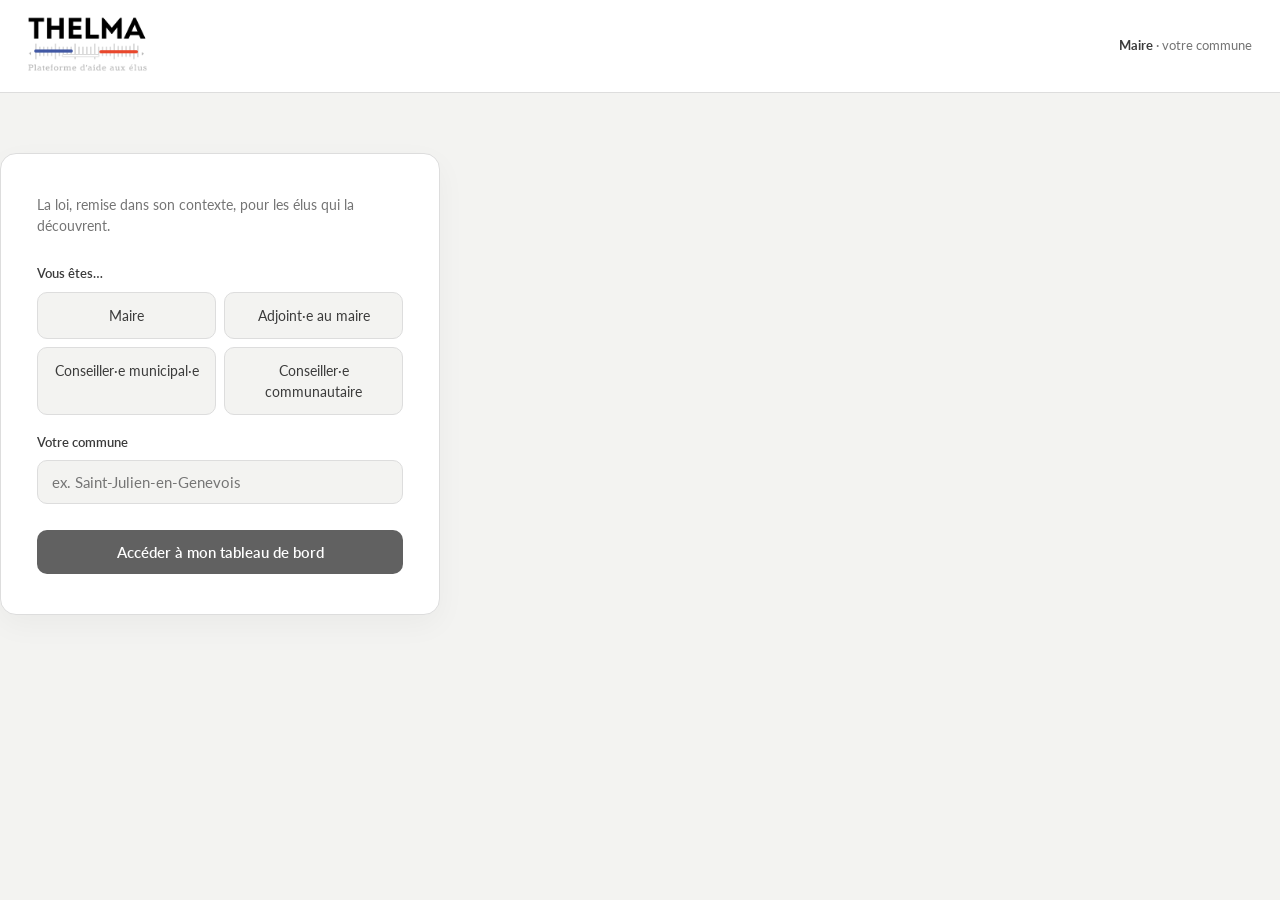
<file: index.html>
<!DOCTYPE html>
    <html lang="fr">
    <head>
    <meta charset="UTF-8">
    <meta name="viewport" content="width=device-width, initial-scale=1.0">
    <title>Boussole — la loi pour les élus locaux</title>
    <link rel="icon" type="image/png" href="Favicon.png">
    <link rel="preconnect" href="https://fonts.googleapis.com">
    <link rel="preconnect" href="https://fonts.gstatic.com" crossorigin>
    <link href="https://fonts.googleapis.com/css2?family=Lato:ital,wght@0,100;0,300;0,400;0,700;0,900;1,100;1,300;1,400;1,700;1,900&family=Leckerli+One&display=swap" rel="stylesheet">
    <link rel="stylesheet" href="style.css">
    
    <style>
    /* Fond Gantt : gris avant 2026, blanc 2026-2032, gris après */
    .gantt-track {
    background: linear-gradient(
        to right,
        #f0f0f0 0%,
        #f0f0f0 30.01%,
        #ffffff 30.01%,
        #ffffff 90.01%,
        #f0f0f0 90.01%,
        #f0f0f0 100%
    );
    }
    /* Même fond sur le header timeline pour l'alignement visuel */
    .gantt-timeline-col {
    background: linear-gradient(
        to right,
        #f0f0f0 0%,
        #f0f0f0 30.01%,
        #ffffff 30.01%,
        #ffffff 90.01%,
        #f0f0f0 90.01%,
        #f0f0f0 100%
    );
    }
    </style>
    </head>
    <body>
    
    <!-- ÉCRAN 1 : INSCRIPTION -->
    <div id="screen-signup" class="screen active">
    <div class="topbar">
        <div class="brand"><img src="logo_thelma.png" alt="Thelma"></div>
        <div class="who"><b id="whoRole">Maire</b> · <span id="whoCommune">votre commune</span></div>
    </div>
    
    <div class="signup-card">
    
        <div class="tagline">La loi, remise dans son contexte, pour les élus qui la découvrent.</div>
    
        <label>Vous êtes…</label>
        <div class="role-grid" id="roleGrid">
        <div class="role-opt" data-role="Maire">Maire</div>
        <div class="role-opt" data-role="Adjoint">Adjoint·e au maire</div>
        <div class="role-opt" data-role="Conseiller municipal">Conseiller·e municipal·e</div>
        <div class="role-opt" data-role="Conseiller communautaire">Conseiller·e communautaire</div>
        </div>
    
        <label for="communeInput">Votre commune</label>
        <input type="text" id="communeInput" placeholder="ex. Saint-Julien-en-Genevois" autocomplete="off">
    
        <button class="btn" id="signupBtn" disabled>Accéder à mon tableau de bord</button>
    </div>
    </div>
    
    <!-- ÉCRAN 2 : HOME -->
    <div id="screen-home" class="screen">
    <div class="topbar">
        <div class="brand"><img src="logo_thelma.png" alt="Thelma"></div>
        <div class="who"><b id="whoRole">Maire</b> · <span id="whoCommune">votre commune</span></div>
    </div>
    <div class="home-wrap">
        <div>
        <div class="section-head">Explorer par thème</div>
        <div class="theme-grid" id="themeGrid"></div>
        </div>
        <div class="urgent-col" id="urgentCol" onclick="goTimeline()">
        <h3><span class="pulse"></span> À suivre pour votre commune</h3>
        <div class="sub">Échéances récentes et à venir qui touchent votre mandat</div>
        <div id="urgentList"></div>
        <div class="u-cta">Voir la frise complète →</div>
        </div>
    </div>
    </div>
    
    <!-- ÉCRAN 3bis : LISTE DES LOIS -->
    <div id="screen-lois" class="screen">
    <div class="topbar">
        <div class="brand"><img src="logo_thelma.png" alt="Thelma"></div>
        <div class="who"><b id="whoRole3">Maire</b> · <span id="whoCommune3"></span></div>
    </div>
    <div class="tl-head">
        <button class="back-link" onclick="goHome()">← Retour au tableau de bord</button>
        <div class="tl-title">Urbanisme &amp; foncier — les textes du ZAN</div>
        <div class="tl-sub">Cliquez sur un texte pour son résumé, ses liens, et l'argumentaire pour le défendre.</div>
    </div>
    <div style="max-width:1180px;margin:0 auto;padding:8px 28px 48px;">
        <div id="loisList" style="display:grid;grid-template-columns:repeat(auto-fill,minmax(280px,1fr));gap:14px;"></div>
    </div>
    </div>
    
    <!-- ÉCRAN 3 : TIMELINE -->
    <div id="screen-timeline" class="screen">
    <div class="topbar">
        <div class="brand"><img src="logo_thelma.png" alt="Thelma"></div>
        <div class="who"><b id="whoRole2">Maire</b> · <span id="whoCommune2"></span></div>
    </div>
    <div class="tl-head">
        <button class="back-link" onclick="goHome()">← Retour au tableau de bord</button>
        <div class="tl-title" id="tlTitle">Votre feuille de route ZAN — mandat 2026-2032</div>
        <div class="tl-sub">Les échéances qui engagent votre commune, du passé récent à la fin de votre mandat. Faites défiler vers la droite pour aller vers le futur.</div>
        <div class="tl-legend">
        <span><span class="lg-dot" style="background:#9aa5a0"></span> Échéance passée</span>
        <span><span class="lg-dot" style="background:var(--clay)"></span> Échéance à venir — votre commune</span>
        <span><span class="lg-dot" style="background:#7a8b9c"></span> Échéance nationale/régionale</span>
        <span><span class="lg-dot" style="background:var(--forest)"></span> Délibération de votre commune</span>
        </div>
    </div>
    <div class="scroll-hint">← passé · faites glisser vers le futur →</div>
    <div class="tl-scroll">
        <div class="tl-track" id="tlTrack"></div>
    </div>
    </div>
    
    
    <!-- ÉCRAN GANTT -->
    <div id="screen-gantt" class="screen">
    <div class="topbar">
        <div class="brand"><img src="logo_thelma.png" alt="Thelma"></div>
        <div class="who"><b id="whoRole4">Maire</b> · <span id="whoCommune4"></span></div>
    </div>
    <div class="tl-head">
        <button class="back-link" onclick="goHome()">← Retour au tableau de bord</button>
        <div class="tl-title">Votre feuille de route — mandat 2026-2032</div>
        <div class="tl-sub">
        Chaque barre représente la période d'action recommandée avant l'échéance.
        Cliquez sur une barre pour les détails et les textes de loi associés.
        &nbsp;·&nbsp;
        <button onclick="goLois()" style="background:none;border:none;color:var(--primary);font-size:14px;font-weight:600;cursor:pointer;text-decoration:underline;font-family:inherit;padding:0;">[ Historique ]</button>
        </div>
    </div>
    <div style="max-width:1180px;margin:0 auto;padding:16px 28px 48px;overflow-x:auto;">
        <div id="ganttContainer"></div>
    </div>
    </div>
    
    <!-- MODALE -->
    <div class="modal-bg" id="modalBg" onclick="if(event.target===this)closeModal()">
    <div class="modal" id="modalBox"></div>
    </div>
    
    <script>
    const DATA = [{"numero": "2021-1104", "titre": "Loi Climat et Résilience", "date": "2021-08-22", "categorie": "fondatrice", "resume": "Loi fondatrice du ZAN : objectif zéro artificialisation nette en 2050, réduction de moitié de la consommation d'espaces 2021-2031, définit artificialisation/renaturation, impose la territorialisation (SRADDET, SCoT, PLU).", "relations": [], "nature": "loi"}, {"numero": "2022-217", "titre": "Loi 3DS", "date": "2022-02-21", "categorie": "fondatrice", "resume": "Premiers ajustements du calendrier et des modalités de territorialisation.", "relations": [{"cible": "2021-1104", "type": "modifie", "detail": "article 194"}], "nature": "loi"}, {"numero": "2023-175", "titre": "Loi APER (énergies renouvelables)", "date": "2023-03-10", "categorie": "fondatrice", "resume": "Articule le ZAN avec le photovoltaïque, l'agrivoltaïsme et les projets solaires sur espaces agricoles/naturels/forestiers.", "relations": [{"cible": "2021-1104", "type": "précise", "detail": null}], "nature": "loi"}, {"numero": "2023-630", "titre": "Loi ZAN 2", "date": "2023-07-20", "categorie": "fondatrice", "resume": "Principale loi corrective : garantie communale d'un hectare, mutualisation, traitement séparé des grands projets, conférence régionale de gouvernance.", "relations": [{"cible": "2021-1104", "type": "corrige", "detail": null}], "nature": "loi"}, {"numero": "2025-1129", "titre": "Loi de simplification de l'urbanisme et du logement", "date": "2025-11-26", "categorie": "fondatrice", "resume": "Modifie à nouveau l'article 194, simplifie l'intégration des objectifs de sobriété foncière dans les documents d'urbanisme.", "relations": [{"cible": "2021-1104", "type": "modifie", "detail": "article 194"}], "nature": "loi"}, {"numero": "2000-1208", "titre": "Loi SRU", "date": "2000-12-13", "categorie": "preparatoire", "resume": "Introduit l'objectif d'utilisation économe des espaces, renforce SCoT et PLU.", "relations": [], "nature": "loi"}, {"numero": "2009-967", "titre": "Loi Grenelle I", "date": "2009-08-03", "categorie": "preparatoire", "resume": "Affirme la nécessité de lutter contre l'étalement urbain.", "relations": [], "nature": "loi"}, {"numero": "2010-788", "titre": "Loi Grenelle II", "date": "2010-07-12", "categorie": "preparatoire", "resume": "Impose aux SCoT/PLU des objectifs chiffrés de limitation de la consommation d'espace.", "relations": [], "nature": "loi"}, {"numero": "2010-874", "titre": "Loi de modernisation de l'agriculture et de la pêche", "date": "2010-07-27", "categorie": "preparatoire", "resume": "Crée l'Observatoire national de la consommation des espaces agricoles, ancêtre des CDPENAF.", "relations": [], "nature": "loi"}, {"numero": "2014-366", "titre": "Loi ALUR", "date": "2014-03-24", "categorie": "preparatoire", "resume": "Renforce la lutte contre l'étalement urbain, lutte contre le pastillage en zones agricoles.", "relations": [], "nature": "loi"}, {"numero": "2014-1170", "titre": "Loi d'avenir pour l'agriculture", "date": "2014-10-13", "categorie": "preparatoire", "resume": "Crée les CDPENAF (préservation des espaces naturels, agricoles, forestiers).", "relations": [], "nature": "loi"}, {"numero": "2015-991", "titre": "Loi NOTRe", "date": "2015-08-07", "categorie": "preparatoire", "resume": "Crée le SRADDET, futur support régional de territorialisation du ZAN.", "relations": [], "nature": "loi"}, {"numero": "2016-1087", "titre": "Loi Biodiversité", "date": "2016-08-08", "categorie": "preparatoire", "resume": "Renforce éviter/réduire/compenser, fondement environnemental du ZAN (ne le crée pas).", "relations": [], "nature": "loi"}, {"numero": "2018-1021", "titre": "Loi ELAN", "date": "2018-11-23", "categorie": "preparatoire", "resume": "Favorise le renouvellement urbain : friches, projets partenariaux d'aménagement.", "relations": [], "nature": "loi"}, {"numero": "2023-973", "titre": "Loi Industrie verte", "date": "2023-10-23", "categorie": "sectorielle", "resume": "Articule réindustrialisation et sobriété foncière (friches, foncier industriel).", "relations": [], "nature": "loi"}, {"numero": "2025-541", "titre": "Loi transformation des bureaux en logements", "date": "2025-06-16", "categorie": "sectorielle", "resume": "Facilite le recyclage du bâti existant sans extension urbaine.", "relations": [], "nature": "loi"}, {"numero": "2026-403", "titre": "Loi de simplification de la vie économique", "date": "2026-05-26", "categorie": "sectorielle", "resume": "Requalification des zones commerciales sans artificialisation supplémentaire.", "relations": [{"cible": "2022-217", "type": "prolonge", "detail": "expérimentations issues de la loi 3DS"}], "nature": "loi"}, {"numero": "2022-762", "titre": "Territorialisation dans les SRADDET", "date": "2022-04-29", "categorie": "noyau", "resume": "Premier décret de territorialisation : déclinaison territoriale des objectifs.", "relations": [{"cible": "2023-1097", "type": "ajusté_par", "detail": null}], "nature": "décret"}, {"numero": "2022-763", "titre": "Nomenclature de l'artificialisation des sols", "date": "2022-04-29", "categorie": "noyau", "resume": "Première nomenclature : surfaces artificialisées vs non artificialisées.", "relations": [{"cible": "2023-1096", "type": "remplacé_par", "detail": null}], "nature": "décret"}, {"numero": "2023-1096", "titre": "Évaluation et suivi de l'artificialisation des sols", "date": "2023-11-27", "categorie": "noyau", "resume": "Remplace la nomenclature 2022, crée l'Observatoire national de l'artificialisation, organise le rapport triennal des communes/EPCI.", "relations": [{"cible": "2022-763", "type": "remplace", "detail": null}], "nature": "décret"}, {"numero": "2023-1097", "titre": "Territorialisation révisée", "date": "2023-11-27", "categorie": "noyau", "resume": "Assouplit et complète le décret de 2022 : critères de territorialisation, communes littorales/montagne, articulation régions/SCoT/bloc communal.", "relations": [{"cible": "2022-762", "type": "assouplit_complete", "detail": null}, {"cible": "2023-630", "type": "tient_compte_de", "detail": "loi ZAN 2"}], "nature": "décret"}, {"numero": "2023-1098", "titre": "Commission régionale de conciliation", "date": "2023-11-27", "categorie": "noyau", "resume": "Organise la commission saisie en cas de contestation d'un projet d'envergure nationale/européenne (3 représentants région, 3 État, 1 magistrat président).", "relations": [], "nature": "décret"}, {"numero": "2023-1408", "titre": "Photovoltaïque et calcul de consommation d'espace", "date": "2023-12-29", "categorie": "noyau", "resume": "Conditions pour qu'une installation photovoltaïque ne soit pas comptée comme consommation d'ENAF (réversibilité, couvert végétal).", "relations": [], "nature": "décret"}, {"numero": "2022-1309", "titre": "Observatoires de l'habitat et du foncier", "date": "2022-10-12", "categorie": "connexe", "resume": "Suivi des marchés fonciers, friches, locaux vacants, potentiel de densification.", "relations": [], "nature": "décret"}, {"numero": "2022-1312", "titre": "Autorisation d'exploitation commerciale et artificialisation", "date": "2022-10-13", "categorie": "connexe", "resume": "Interdiction de principe d'autoriser un projet commercial artificialisant, conditions de dérogation.", "relations": [], "nature": "décret"}, {"numero": "2023-1259", "titre": "Définition de la friche", "date": "2023-12-26", "categorie": "connexe", "resume": "Critères d'identification d'une friche — levier opérationnel clé du ZAN.", "relations": [], "nature": "décret"}, {"numero": "2024-318", "titre": "Agrivoltaïsme", "date": "2024-04-08", "categorie": "connexe", "resume": "Conditions d'implantation d'installations photovoltaïques sur terrains agricoles.", "relations": [{"cible": "2023-1408", "type": "à_articuler_avec", "detail": null}], "nature": "décret"}, {"numero": "2024-452", "titre": "Certificat de projet dans les friches (expérimental)", "date": "2024-05-21", "categorie": "connexe", "resume": "Guichet expérimental (juin 2024 - mai 2027) pour connaître en amont régimes juridiques et délais applicables à un projet en friche.", "relations": [], "nature": "décret"}, {"numero": "—", "titre": "Proposition de loi TRACE", "date": "2025-03-18", "categorie": "en_cours", "resume": "adoptée par le Sénat, transmise à l'AN", "relations": [], "nature": "proposition"}, {"numero": "—", "titre": "Proposition de loi transition foncière", "date": "2025-06-04", "categorie": "en_cours", "resume": "déposée à l'Assemblée nationale", "relations": [], "nature": "proposition"}];
    
    const ECHEANCES = {
    "echeances": [
        {
        "date": "2024-11-22",
        "titre": "SRADDET : intégration ZAN (régions)",
        "niveau": "Région",
        "statut": "passe",
        "obligation": "Les schémas régionaux devaient intégrer la trajectoire ZAN.",
        "sanction": "À défaut, une baisse uniforme de -50% s appliquait par défaut aux SCoT/PLU.",
        "acteur_commune": false
        },
        {
        "date": "2027-02-22",
        "titre": "SCoT : intégration de la trajectoire ZAN",
        "niveau": "Intercommunalité",
        "statut": "a_venir2",
        "obligation": "Le Schéma de Cohérence Territoriale doit intégrer les objectifs de réduction.",
        "sanction": "Sans intégration : les ouvertures à l urbanisation sont suspendues.",
        "acteur_commune": true,
        "incertitude": "Report possible à 2031 si la proposition de loi TRACE est adoptée."
        },
        {
        "date": "2028-02-22",
        "titre": "Approbation de la révision du PLU",
        "niveau": "Commune",
        "statut": "a_venir",
        "obligation": "Votre Plan Local d Urbanisme doit intégrer les objectifs de sobriété foncière.",
        "sanction": "Sans intégration : aucune autorisation d urbanisme délivrable en zone à urbaniser (AU).",
        "acteur_commune": true,
        "incertitude": "Report possible à 2036 si la proposition de loi TRACE est adoptée."
        },
        {
        "date": "2031-12-31",
        "titre": "Palier intermédiaire : -50% de consommation d espaces",
        "niveau": "National",
        "statut": "a_venir",
        "obligation": "Objectif de réduction de moitié de la consommation d ENAF (2021-2031).",
        "sanction": "Palier contesté : la PPL TRACE prévoit de le supprimer.",
        "acteur_commune": false,
        "incertitude": "Pourrait être abrogé (proposition de loi TRACE)."
        }
    ],
    "deliberations_demo": [
        {
        "date": "2024-09-12",
        "titre": "Délibération : lancement de la révision du PLU",
        "commune": true,
        "statut": "fait",
        "detail": "Conseil municipal — révision du PLU engagée pour intégrer la trajectoire ZAN.",
        "lien_echeance": "2028-02-22"
        },
        {
        "date": "2026-06-15",
        "titre": "À prévoir : débat sur les orientations du PADD",
        "commune": true,
        "statut": "a_faire",
        "detail": "Étape recommandée avant l échéance PLU de février 2028.",
        "lien_echeance": "2028-02-22"
        }
    ]
    };
    
    const ARGUMENTAIRES = {
    "2021-1104": {
        "numero": "2021-1104",
        "pourquoi": {
        "accroche": "La France perdait l équivalent d un département de terres naturelles ou agricoles tous les 7 à 10 ans.",
        "explication": "Chaque année, environ 20 000 à 30 000 hectares d espaces naturels, agricoles et forestiers étaient bétonnés. Cette artificialisation détruit des terres nourricières, aggrave les inondations (les sols imperméables ne retiennent plus l eau) et accélère la perte de biodiversité. Le ZAN ne interdit pas de construire : il demande de le faire en recyclant l existant (friches, logements vacants) plutôt qu en grignotant toujours plus de terres."
        },
        "objections": [
        {
            "citoyen": "Mon terrain était constructible, il ne l est plus : vous détruisez la valeur de mon patrimoine.",
            "reponse": "C est la difficulté la plus légitime. La loi prévoit justement une garantie communale d au moins 1 hectare constructible pour chaque commune, précisément pour ne pas geler tout développement. Le classement d un terrain relève du PLU, qui reste décidé localement : nous pouvons en discuter lors de la révision, et des mécanismes de compensation existent.",
            "solide": true
        },
        {
            "citoyen": "C est une atteinte au droit de propriété.",
            "reponse": "Le droit de construire n a jamais été absolu : il a toujours dépendu des règles d urbanisme (PLU, zones). Le Conseil d État et le Conseil constitutionnel ont confirmé que la fixation d objectifs de sobriété foncière est conforme à la Constitution. La propriété du terrain n est pas remise en cause, seul son usage constructible est encadré, comme il l a toujours été.",
            "solide": true
        },
        {
            "citoyen": "Pourquoi nous, petite commune rurale, alors que les métropoles continuent de s étaler ?",
            "reponse": "C est une préoccupation entendue : la loi ZAN 2 de 2023 a ajouté des adaptations pour les communes rurales, littorales et de montagne, et une conférence régionale de gouvernance permet de répartir plus justement l effort. Les grands projets nationaux (autoroutes, industrie) sont comptés à part, pour ne pas pénaliser votre enveloppe locale.",
            "solide": true
        }
        ],
        "leviers": [
        "La garantie communale d 1 hectare : chaque commune conserve un droit minimal à construire.",
        "La mobilisation des friches : réhabiliter un site délaissé ne compte pas comme artificialisation.",
        "La densification douce : surélévation, division parcellaire, comblement des dents creuses.",
        "Le certificat de projet en friche (expérimental) : sécuriser un projet de recyclage foncier en amont."
        ],
        "valide_par": "Argumentaire relu — cohérent avec la loi ZAN 2 (2023) et la jurisprudence du Conseil d État."
    }
    };
    
    const THEMES = [
    { key:'urbanisme', ico:'🏘️', name:'Urbanisme & foncier', active:true },
    { key:'ecologie', ico:'🌿', name:'Écologie & biodiversité' },
    { key:'energie', ico:'⚡', name:'Énergie' },
    { key:'logement', ico:'🏠', name:'Logement' },
    { key:'eau', ico:'💧', name:'Eau' },
    { key:'mobilites', ico:'🚌', name:'Mobilités' },
    ];
    
    const CAT_LABEL = {
    fondatrice:'Loi fondatrice', preparatoire:'Loi préparatoire', sectorielle:'Loi sectorielle',
    noyau:'Décret — noyau', connexe:'Décret — connexe', en_cours:'En préparation'
    };
    const FORCE = {
    loi:{txt:'Contraignant — force de loi', bg:'#eaf2ed', fg:'#2f6b4f'},
    'décret':{txt:'Contraignant — pouvoir réglementaire', bg:'#fbeee8', fg:'#b5623a'},
    proposition:{txt:'Pas encore en vigueur', bg:'#f3e8f7', fg:'#8e44ad'}
    };
    
    let profile = { role:'Maire', commune:'' };
    
    // ---- signup ----
    document.querySelectorAll('.role-opt').forEach(el=>{
    el.onclick = ()=>{
        document.querySelectorAll('.role-opt').forEach(x=>x.classList.remove('sel'));
        el.classList.add('sel');
        profile.role = el.dataset.role;
        checkForm();
    };
    });
    const communeInput = document.getElementById('communeInput');
    communeInput.oninput = ()=>{ profile.commune = communeInput.value.trim(); checkForm(); };
    function checkForm(){
    document.getElementById('signupBtn').disabled = !(document.querySelector('.role-opt.sel') && profile.commune);
    }
    document.getElementById('signupBtn').onclick = ()=>{
    document.getElementById('whoRole').textContent = profile.role;
    document.getElementById('whoRole2').textContent = profile.role;
    document.getElementById('whoCommune').textContent = profile.commune;
    document.getElementById('whoCommune2').textContent = profile.commune;
    buildHome();
    show('screen-home');
    };
    
    // ---- navigation ----
    function show(id){
    document.querySelectorAll('.screen').forEach(s=>s.classList.remove('active'));
    document.getElementById(id).classList.add('active');
    window.scrollTo(0,0);
    }
    function goHome(){ show('screen-home'); }
    function goTimeline(){ show('screen-timeline'); }
    function goLois(){
    document.getElementById('whoRole3').textContent = profile.role;
    document.getElementById('whoCommune3').textContent = profile.commune;
    buildLois();
    show('screen-lois');
    }
    
    function buildLois(){
    const list = document.getElementById('loisList');
    const sorted = [...DATA].sort((a,b)=>a.date.localeCompare(b.date));
    list.innerHTML = '';
    sorted.forEach((d)=>{
        const i = sorted.indexOf(d);
        const hasArg = ARGUMENTAIRES[d.numero];
        const card = document.createElement('div');
        card.style.cssText = 'background:var(--card);border:1px solid var(--line);border-radius:12px;padding:15px 16px;cursor:pointer;transition:box-shadow .15s;';
        card.onmouseover = ()=> card.style.boxShadow = 'var(--shadow)';
        card.onmouseout = ()=> card.style.boxShadow = 'none';
        card.onclick = ()=> openModal(i);
        card.innerHTML = `
        <span class="tl-badge badge-${d.categorie}">${CAT_LABEL[d.categorie]||d.categorie}</span>
        <div style="font-weight:700;font-size:14px;margin:6px 0 3px;line-height:1.3;">${d.titre}</div>
        <div style="font-size:11px;color:var(--muted);margin-bottom:7px;">${d.numero!=='—'?'n° '+d.numero+' · ':''}${frDate(d.date)}</div>
        ${hasArg ? '<div style="font-size:12px;color:var(--forest);font-weight:600;">🛡 Argumentaire disponible</div>' : ''}`;
        list.appendChild(card);
    });
    }
    
    // ---- home ----
    function buildHome(){
    const grid = document.getElementById('themeGrid');
    grid.innerHTML = '';
    THEMES.forEach(t=>{
        const count = t.active ? DATA.length : 0;
        const div = document.createElement('div');
        div.className = 'theme-card' + (t.active ? ' on' : '');
        div.innerHTML = `<div class="ico">${t.ico}</div>
        <div><div class="t-name">${t.name}</div>
        <div class="t-count">${t.active ? count+' textes · dont ZAN' : 'bientôt disponible'}</div></div>`;
        // CHANGEMENT GANTT ICI
        if(t.active) div.onclick = goGantt;
        grid.appendChild(div);
    });
    
    // urgences = les échéances à venir qui concernent la commune
    const today = new Date().toISOString().slice(0,10);
    const aVenir = ECHEANCES.echeances
        .filter(e => e.date >= today)
        .sort((a,b)=>a.date.localeCompare(b.date))
        .slice(0,3);
    const ul = document.getElementById('urgentList');
    ul.innerHTML = '';
    aVenir.forEach(e=>{
        const el = document.createElement('div');
        el.className = 'u-item';
        const j = joursRestants(e.date);
        el.innerHTML = `<div class="u-date">${frDate(e.date)} · dans ${j}</div>
        <div class="u-title">${e.titre}</div>`;
        ul.appendChild(el);
    });
    }
    
    function joursRestants(iso){
    const diff = Math.round((new Date(iso) - new Date()) / 86400000);
    if(diff > 365) return Math.round(diff/365*10)/10 + ' ans';
    if(diff > 30) return Math.round(diff/30) + ' mois';
    return diff + ' jours';
    }
    
    // ---- timeline orientée mandat ----
    const CAT_ECHEANCE = {
    passe: { color:'#9aa5a0', badge:'Passée', bg:'#eef0ef', fg:'#6b7770' },
    a_venir_commune: { color:'#b5623a', badge:'Votre commune', bg:'#fbeee8', fg:'#b5623a' },
    a_venir_autre: { color:'#7a8b9c', badge:'National / régional', bg:'#eef1f4', fg:'#5a6b7c' },
    };
    
    function buildTimeline(){
    const track = document.getElementById('tlTrack');
    track.innerHTML = '';
    
    // Fusionne échéances + délibérations, triés par date
    const items = [];
    ECHEANCES.echeances.forEach(e => items.push({ ...e, kind:'echeance' }));
    ECHEANCES.deliberations_demo.forEach(d => items.push({ ...d, kind:'delib' }));
    
    // marqueur "aujourd'hui"
    const today = new Date().toISOString().slice(0,10);
    items.push({ kind:'today', date: today, titre:"Aujourd'hui" });
    
    items.sort((a,b)=>a.date.localeCompare(b.date));
    
    items.forEach((it,idx)=>{
        const node = document.createElement('div');
        node.className = 'tl-node';
        const year = it.date.slice(0,4);
    
        if(it.kind === 'today'){
        node.innerHTML = `
            <div class="tl-year" style="color:var(--forest)">${year}</div>
            <div class="tl-dot" style="background:var(--forest);width:19px;height:19px;top:43px;box-shadow:0 0 0 5px rgba(47,107,79,0.18)"></div>
            <div class="tl-card" style="background:#eaf2ed;border-color:var(--forest);text-align:center">
            <div class="c-title" style="color:var(--forest)">Aujourd'hui</div>
            <div class="c-resume">Vous êtes ici. Tout ce qui est à droite reste à accomplir.</div>
            </div>`;
        track.appendChild(node);
        return;
        }
    
        if(it.kind === 'delib'){
        const done = it.statut === 'fait';
        node.innerHTML = `
            <div class="tl-year">${year}</div>
            <div class="tl-dot" style="background:var(--forest);top:45px"></div>
            <div class="tl-card" style="border-left:4px solid var(--forest)" onclick='openEch(${idx})'>
            <span class="tl-badge" style="background:#eaf2ed;color:var(--forest)">${done?'✓ Fait':'○ À faire'} · Commune</span>
            <div class="c-title">${it.titre}</div>
            <div class="c-num">${frDate(it.date)}</div>
            <div class="c-resume">${it.detail}</div>
            </div>`;
        node._data = it;
        track.appendChild(node);
        return;
        }
    
        // échéance
        let style;
        if(it.statut === 'passe') style = CAT_ECHEANCE.passe;
        else style = it.acteur_commune ? CAT_ECHEANCE.a_venir_commune : CAT_ECHEANCE.a_venir_autre;
    
        const incert = it.incertitude ? `<div class="tl-rel" style="color:var(--gold)">⚠ ${it.incertitude}</div>` : '';
        node.innerHTML = `
        <div class="tl-year">${year}</div>
        <div class="tl-dot" style="background:${style.color};top:45px"></div>
        <div class="tl-card" onclick='openEch(${idx})'>
            <span class="tl-badge" style="background:${style.bg};color:${style.fg}">${style.badge} · ${it.niveau}</span>
            <div class="c-title">${it.titre}</div>
            <div class="c-num">${frDate(it.date)}</div>
            <div class="c-resume">${it.obligation}</div>
            ${incert}
        </div>`;
        node._data = it;
        track.appendChild(node);
    });
    
    // stocke pour la modale
    window._tlItems = items;
    }
    
    function openEch(idx){
    const it = window._tlItems[idx];
    if(!it || it.kind==='today') return;
    
    if(it.kind === 'delib'){
        document.getElementById('modalBox').innerHTML = `
        <button class="m-close" onclick="closeModal()">×</button>
        <span class="tl-badge" style="background:#eaf2ed;color:var(--forest)">Délibération de votre commune</span>
        <div class="m-title">${it.titre}</div>
        <div class="m-meta">${frDate(it.date)}</div>
        <div class="m-section">Détail</div>
        <div class="m-resume">${it.detail}</div>
        <div class="m-section">Note</div>
        <div class="m-resume" style="font-size:13px;color:var(--muted)">Exemple illustratif. À terme, ces délibérations seraient récupérées automatiquement depuis les données ouvertes de votre commune.</div>`;
        document.getElementById('modalBg').classList.add('open');
        return;
    }
    
    // échéance
    const incert = it.incertitude ? `<div class="m-section">Incertitude en cours</div><div class="m-resume" style="font-size:14px">⚠ ${it.incertitude}</div>` : '';
    
    // Textes législatifs à l'origine de cette obligation
    const TEXTES_LIES = {
        '2024-11-22': ['2021-1104', '2022-217', '2022-762'],
        '2027-02-22': ['2021-1104', '2023-630', '2022-762', '2023-1097'],
        '2028-02-22': ['2021-1104', '2023-630', '2025-1129'],
        '2031-12-31': ['2021-1104'],
    };
    const numeros = TEXTES_LIES[it.date] || [];
    let texLiesHtml = '';
    if(numeros.length){
        const items = numeros.map(n=>{
        const loi = DATA.find(x=>x.numero===n);
        if(!loi) return '';
        const hasArg = ARGUMENTAIRES && ARGUMENTAIRES[n];
        return `<div style="background:var(--page);border:1px solid var(--line);border-radius:9px;padding:10px 12px;margin-bottom:7px;cursor:${hasArg?'pointer':'default'}"
            onclick="${hasArg?`openArgumentaire('${n}');`:''}">
            <div style="font-size:11px;font-weight:700;text-transform:uppercase;letter-spacing:0.04em;color:var(--muted);">${loi.nature||'loi'} · ${frDate(loi.date)}</div>
            <div style="font-size:13.5px;font-weight:600;margin:3px 0;">${loi.titre}</div>
            <div style="font-size:12px;color:var(--muted);line-height:1.4;">${loi.resume}</div>
            ${hasArg?'<div style="font-size:11px;color:var(--primary);margin-top:5px;font-weight:600;">🛡 Voir l\'argumentaire →</div>':''}
        </div>`;
        }).join('');
        texLiesHtml = `<div class="m-section">Textes à l'origine de cette obligation</div>${items}`;
    }
    
    document.getElementById('modalBox').innerHTML = `
        <button class="m-close" onclick="closeModal()">×</button>
        <span class="tl-badge" style="background:${it.acteur_commune?'#fff0ee':'#eef1f4'};color:${it.acteur_commune?'var(--primary)':'#5a6b7c'}">${it.niveau}</span>
        <div class="m-title">${it.titre}</div>
        <div class="m-meta">Échéance : ${frDate(it.date)}</div>
        <div class="m-section">Ce que vous devez faire</div>
        <div class="m-resume">${it.obligation}</div>
        <div class="m-section">Si l'échéance n'est pas respectée</div>
        <div class="m-resume" style="font-size:14px;color:var(--primary)">${it.sanction}</div>
        ${incert}
        ${texLiesHtml}`;
    document.getElementById('modalBg').classList.add('open');
    }
    
    function labelOf(num){
    const f = DATA.find(x=>x.numero===num);
    return f ? '« '+f.titre+' »' : 'n° '+num;
    }
    
    // ---- modale ----
    function openModal(i){
    const sorted = [...DATA].sort((a,b)=>a.date.localeCompare(b.date));
    const d = sorted[i];
    const force = FORCE[d.nature] || FORCE.loi;
    let rels = '';
    if(d.relations && d.relations.length){
        rels = '<div class="m-section">Liens avec d\'autres textes</div>';
        d.relations.forEach(r=>{
        rels += `<div class="m-rel-item"><b>${r.type.replace(/_/g,' ')}</b> ${labelOf(r.cible)}${r.detail? ' — '+r.detail : ''}</div>`;
        });
    }
    const hasArg = ARGUMENTAIRES[d.numero];
    const argBtn = hasArg
        ? `<button onclick='openArgumentaire("${d.numero}")' style="margin-top:18px;width:100%;padding:12px;border:none;border-radius:10px;background:var(--forest);color:#fff;font-size:14px;font-weight:600;cursor:pointer;font-family:inherit;">🛡 Comment l'expliquer et la défendre</button>`
        : `<div style="margin-top:18px;padding:11px;border:1px dashed var(--line);border-radius:10px;text-align:center;font-size:13px;color:var(--muted);">Argumentaire à venir pour ce texte</div>`;
    document.getElementById('modalBox').innerHTML = `
        <button class="m-close" onclick="closeModal()">×</button>
        <span class="tl-badge badge-${d.categorie}">${CAT_LABEL[d.categorie]||d.categorie}</span>
        <div class="m-title">${d.titre}</div>
        <div class="m-meta">${d.numero!=='—'?'n° '+d.numero+' · ':''}${frDate(d.date)} · ${d.nature}</div>
        <span class="m-force" style="background:${force.bg};color:${force.fg}">${force.txt}</span>
        <div class="m-section">Ce que ce texte change</div>
        <div class="m-resume">${d.resume}</div>
        ${rels}
        ${argBtn}
    `;
    document.getElementById('modalBg').classList.add('open');
    }
    
    function openArgumentaire(numero){
    const a = ARGUMENTAIRES[numero];
    if(!a) return;
    const loi = DATA.find(x=>x.numero===numero);
    
    let objHtml = '';
    a.objections.forEach(o=>{
        objHtml += `
        <div style="background:var(--card);border:1px solid var(--line);border-radius:12px;overflow:hidden;margin-bottom:10px;">
            <div style="background:var(--urgent-bg);padding:12px 14px;display:flex;gap:9px;align-items:flex-start;">
            <span style="font-size:15px;">💬</span>
            <p style="margin:0;font-size:13.5px;font-weight:600;color:var(--clay);">« ${o.citoyen} »</p>
            </div>
            <div style="padding:12px 14px;display:flex;gap:9px;align-items:flex-start;">
            <span style="font-size:15px;">↩️</span>
            <p style="margin:0;font-size:13.5px;color:var(--ink);line-height:1.55;">${o.reponse}</p>
            </div>
        </div>`;
    });
    
    let levHtml = '';
    a.leviers.forEach(l=>{
        levHtml += `<p style="margin:0 0 7px;font-size:13.5px;color:#2c5f45;line-height:1.5;">✓ ${l}</p>`;
    });
    
    document.getElementById('modalBox').innerHTML = `
        <button class="m-close" onclick="closeModal()">×</button>
        <span class="tl-badge" style="background:#eaf2ed;color:var(--forest)">✓ Argumentaire relu</span>
        <div class="m-title" style="font-size:19px;">Défendre ce texte face à vos administrés</div>
        <div class="m-meta">${loi ? loi.titre : ''} · n° ${numero}</div>
    
        <div style="background:#eef4f7;border-radius:12px;padding:15px 17px;margin:16px 0;">
        <p style="font-size:11px;text-transform:uppercase;letter-spacing:0.05em;color:#3a6b8a;margin:0 0 7px;">Pourquoi cette loi existe</p>
        <p style="font-size:15px;font-weight:600;color:#1f4a63;margin:0 0 8px;line-height:1.4;">${a.pourquoi.accroche}</p>
        <p style="font-size:13px;color:#2c5670;margin:0;line-height:1.55;">${a.pourquoi.explication}</p>
        </div>
    
        <div class="m-section">Ce qu'on va vous opposer — et vos réponses</div>
        ${objHtml}
    
        <div style="background:#eaf2ed;border-radius:12px;padding:15px 17px;margin-top:14px;">
        <p style="font-size:11px;text-transform:uppercase;letter-spacing:0.05em;color:var(--forest);margin:0 0 9px;">💡 Vos marges de manœuvre concrètes</p>
        ${levHtml}
        </div>
    
        <div style="margin-top:14px;padding:10px 14px;background:var(--paper);border-radius:8px;font-size:12px;color:var(--muted);line-height:1.5;">
        ${a.valide_par}
        </div>
    `;
    document.getElementById('modalBg').classList.add('open');
    }
    function closeModal(){ document.getElementById('modalBg').classList.remove('open'); }
    
    // ---- utils ----
    function frDate(iso){
    const mois = ['janv.','févr.','mars','avr.','mai','juin','juil.','août','sept.','oct.','nov.','déc.'];
    const [y,m,d] = iso.split('-');
    return `${parseInt(d)} ${mois[parseInt(m)-1]} ${y}`;
    }
    
    // ---- LOGIQUE DU GANTT ----
    function goGantt(){
    document.getElementById('whoRole4').textContent = profile.role;
    document.getElementById('whoCommune4').textContent = profile.commune;
    buildGantt();
    show('screen-gantt');
    }
    
    function buildGantt() {
    const container = document.getElementById('ganttContainer');
    
    // Limites temporelles du diagramme (2023 à 2032)
    const startMs = new Date('2023-01-01').getTime();
    const endMs = new Date('2032-12-31').getTime();
    const totalMs = endMs - startMs;
    const todayMs = new Date().getTime();
    
    let todayPercent = ((todayMs - startMs) / totalMs) * 100;
    if(todayPercent < 0) todayPercent = 0;
    if(todayPercent > 100) todayPercent = 100;
    
    let html = `
        <div class="gantt-header">
        <div class="gantt-label-col">Action / Échéance</div>
        <div class="gantt-timeline-col">
            <span>2023</span><span>2025</span><span>2027</span><span>2029</span><span>2031</span><span>2033</span>
            <div class="gantt-today-line" style="left: ${todayPercent}%;"></div>
            <div class="gantt-today-label" style="left: ${todayPercent}%;">Aujourd'hui</div>
        </div>
        </div>
    `;
    
    const items = [];
    ECHEANCES.echeances.forEach(e => items.push({ ...e, kind: 'echeance' }));
    ECHEANCES.deliberations_demo.forEach(d => items.push({ ...d, kind: 'delib' }));
    items.sort((a,b) => a.date.localeCompare(b.date));
    
    items.forEach((it, idx) => {
        const dateMs = new Date(it.date).getTime();
        
        // On estime qu'une action commence 18 mois avant la deadline (ou 4 mois pour une délibération)
        let taskStartMs = dateMs - (1.5 * 365 * 24 * 60 * 60 * 1000); 
        if (it.kind === 'delib') taskStartMs = dateMs - (120 * 24 * 60 * 60 * 1000); 
        if (taskStartMs < startMs) taskStartMs = startMs;
    
        let left = ((taskStartMs - startMs) / totalMs) * 100;
        let width = ((dateMs - taskStartMs) / totalMs) * 100;
    
        let bgColor = "var(--forest)"; 
        let labelProgress = "En cours";
        
        if (it.statut === 'passe' || it.statut === 'fait') {
            bgColor = "#9aa5a0"; 
            labelProgress = "Terminé";
        } else if (it.kind === 'echeance' && !it.acteur_commune) {
            bgColor = "#7a8b9c";
            labelProgress = "Suivi";
        } else if (it.kind === 'echeance' && it.acteur_commune) {
            bgColor = "var(--clay)";
            labelProgress = "Action requise";
        }
        
    
        html += `
        <div class="gantt-row">
            <div class="gantt-task-name">
            ${it.titre}
            <div class="gantt-task-sub">${it.niveau || 'Commune'} · Échéance: <b>${frDate(it.date)}</b></div>
            </div>
            <div class="gantt-track">
            <div class="gantt-bar" style="left: ${left}%; width: ${width}%; background: ${bgColor};" onclick="openEchFromGantt(${idx})">
                ${it.statut === 'fait' || it.statut === 'passe' ? '✓ ' + labelProgress : '► ' + labelProgress}
    
            </div>
            </div>
        </div>
        `;
    });
    
    window._ganttItems = items;
    container.innerHTML = html;
    }
    
    function openEchFromGantt(idx){
    window._tlItems = window._ganttItems;
    openEch(idx);
    }
    
    buildTimeline();
    </script>
    
    </body>
    </html>
</file>
<file: style.css>
:root {
  --ink: #3b3b3b;
    --gold2:#25ae00;
  --ink2: #B6B6B6;
  --page: #f3f3f1;
  --card: #ffffff;
  --field: #f2f2f2;
  --line: #dddddd;
  --muted: #747474;
  --primary: #ff4438;
  --primary-hover: #e93a30;
  --blue: #3f5f9e;
  --disable: #616161;
  --shadow: 0 10px 30px rgba(0, 0, 0, 0.04);
   /* Compatibilité avec les noms déjà utilisés dans le HTML/JS */
  --paper: var(--page);
  --forest: var(--primary);
  --clay: var(--primary);
  --gold: #c99a2e;
  --urgent-bg: #fff0ee;

  }
  * { box-sizing: border-box; margin: 0; padding: 0; }
  body {
    font-family: "Lato", sans-serif;
    background: var(--paper);
    color: var(--ink);
    line-height: 1.5;
    -webkit-font-smoothing: antialiased;
  }
  .screen { display: none; min-height: 100vh; }
  .screen.active { display: block; }

  .brand img{ width: 120px;}

  /* ---------- INSCRIPTION ---------- */
  #screen-signup {
    display: none;
    place-items: center;
    min-height: 100vh;
    padding: 0;
  }
  #screen-signup.active { display: block; }
  .signup-card {
    background: var(--card);
    border: 1px solid var(--line);
    border-radius: 16px;
    box-shadow: var(--shadow);
    max-width: 440px;
    width: 100%;
    padding: 40px 36px;
  }
  .brand {
    display: flex; align-items: center; gap: 10px;
    font-weight: 700; font-size: 20px; letter-spacing: -0.02em;
    margin-bottom: 4px;
  }
  .brand .dot { width: 12px; height: 12px; border-radius: 50%; background: var(--forest); }
  .tagline { color: var(--muted); font-size: 14px; margin-bottom: 28px; }
  label { display: block; font-size: 13px; font-weight: 600; margin: 18px 0 8px; }
  .role-grid { display: grid; grid-template-columns: 1fr 1fr; gap: 8px; }
  .role-opt {
    border: 1.5px solid var(--line); border-radius: 10px; padding: 12px 14px;
    font-size: 14px; cursor: pointer; background: var(--paper); text-align: center;
    transition: all 0.15s;
  }
  .role-opt:hover { border-color: var(--forest); }
  .role-opt.sel { border-color: var(--blue); background: #eaf2ed; font-weight: 600; }
  input[type=text] {
    width: 100%; border: 1.5px solid var(--line); border-radius: 10px;
    padding: 12px 14px; font-size: 15px; font-family: inherit; background: var(--paper);
  }
  input[type=text]:focus { outline: none; border-color: var(--forest); }
  .btn {
    width: 100%; margin-top: 26px; padding: 13px; border: none; border-radius: 10px;
    background: var(--forest); color: white; font-size: 15px; font-weight: 600;
    cursor: pointer; font-family: inherit; transition: background 0.15s;
  }
  .btn:hover { background:    var(--blue) ; }
  .btn:disabled { background: var(--disable); cursor: not-allowed; }

  /* ---------- HEADER (app) ---------- */
  .topbar {
    display: flex; align-items: center; justify-content: space-between;
    padding: 16px 28px; background: var(--card); border-bottom: 1px solid var(--line);
    position: sticky; top: 0; z-index: 10;
    width:100%
  }
  .topbar .who { font-size: 13px; color: var(--muted); }
  .topbar .who b { color: var(--ink); }
 #screen-signup  .topbar {
    margin-bottom: 60px;
    position: relative;
  }

  /* ---------- HOME ---------- */
  .home-wrap {
    display: grid; grid-template-columns: 1fr 340px; gap: 28px;
    max-width: 1180px; margin: 0 auto; padding: 32px 28px;
  }
  @media (max-width: 900px) { .home-wrap { grid-template-columns: 1fr; } }
  .section-head { font-size: 13px; font-weight: 700; text-transform: uppercase;
    letter-spacing: 0.08em; color: var(--muted); margin-bottom: 16px; }
  .theme-grid { display: grid; grid-template-columns: repeat(3,1fr); gap: 14px; }
  @media (max-width: 640px) { .theme-grid { grid-template-columns: 1fr 1fr; } }
  .theme-card {
    background: var(--card); border: 1px solid var(--ink2); border-radius: 14px;
    padding: 26px 18px; cursor: pointer; transition: all 0.15s; min-height: 130px;
    display: flex; flex-direction: column; justify-content: space-between;
    font-size: 20px;
    text-transform: uppercase;
    text-align: center;
    padding-top: 80px;

  }
  .theme-card:hover { box-shadow: var(--shadow); transform: translateY(-2px); border-color: var(--forest); }
  .theme-card .ico { font-size: 26px;visibility:hidden }
  .theme-card .t-name { font-weight: 700; font-size: 15px; margin-top: 12px; }
  .theme-card .t-count { font-size: 12px; color: var(--muted); margin-top: 3px; }
  .theme-card.on { border-color: var(--forest); border-width: 1.5px; }
.theme-card:nth-child(1) { background: url(img1.png) center 30px no-repeat;}
.theme-card:nth-child(2) { background: url(img3.png) center 30px no-repeat;}
.theme-card:nth-child(3) { background: url(img2.png) center 30px no-repeat;}
.theme-card:nth-child(4) { background: url(img5.png) center 30px no-repeat;}
.theme-card:nth-child(5) { background: url(img6.png) center 30px no-repeat;}
.theme-card:nth-child(6) { background: url(img4.png) center 30px no-repeat;}




  /* ---------- URGENCE COLONNE ---------- */
  .urgent-col {
    background: var(--paper); border: 1px solid var(--ink2); border-radius: 14px;
    padding: 20px; cursor: pointer; transition: box-shadow 0.15s; height: fit-content;
    margin-top: 34px;
  }
  .urgent-col:hover { box-shadow: var(--shadow); }
  .urgent-col h3 {
    font-size: 14px; display: flex; align-items: center; gap: 8px; margin-bottom: 4px;
    text-transform: uppercase;
  }
  .urgent-col .pulse {
    width: 8px; height: 8px; border-radius: 50%; background: var(--clay);
    box-shadow: 0 0 0 0 rgba(181,98,58,0.5); animation: pulse 2s infinite;
  }
  @keyframes pulse {
    0% { box-shadow: 0 0 0 0 rgba(181,98,58,0.5); }
    70% { box-shadow: 0 0 0 8px rgba(181,98,58,0); }
    100% { box-shadow: 0 0 0 0 rgba(181,98,58,0); }
  }
  .urgent-col .sub { font-size: 12px; color: var(--muted); margin-bottom: 16px; }
  #urgentList .u-item {
    border: var(--ink2) 1px solid;
    margin-bottom: 26px;
    background: var(--paper);
   /*border-left: 3px solid var(--clay);*/
}
  .u-item { background: var(--card); border-radius: 9px; padding: 12px 14px; margin-bottom: 9px;
    border-left: 3px solid var(--clay); }
  .u-item .u-date { font-size: 11px; color: var(--clay); font-weight: 700; text-transform: uppercase; }
  .u-item .u-title { font-size: 13px; font-weight: 600; margin-top: 3px; line-height: 1.35; }
  .u-cta { text-align: center; font-size: 13px; font-weight: 600; color: var(--clay); margin-top: 6px; }

  /* ---------- TIMELINE ---------- */
  #screen-timeline { background: var(--paper); }
  .tl-head { padding: 24px 28px 0; max-width: 1180px; margin: 0 auto; }
  .back-link { background: none; border: none; color: var(--forest); font-size: 14px;
    font-weight: 600; cursor: pointer; padding: 6px 0; font-family: inherit; }
  .tl-title { font-size: 24px; font-weight: 800; letter-spacing: -0.02em; margin: 10px 0 4px;text-transform:uppercase }
  .tl-sub { color: var(--muted); font-size: 14px; margin-bottom: 8px;text-transform:uppercase  }
  .tl-legend { display: flex; gap: 18px; flex-wrap: wrap; font-size: 12px; color: var(--muted);
    padding: 12px 0; }
  .tl-legend span { display: flex; align-items: center; gap: 6px; }
  .lg-dot { width: 9px; height: 9px; border-radius: 50%; }

  .tl-scroll {
    overflow-x: auto; padding: 40px 28px 48px; scroll-behavior: smooth; background:#fff
  }
  .tl-track {
    display: flex; align-items: stretch; gap: 0; position: relative;
    min-width: max-content; padding-top: 40px;
  }
  .tl-track::before {
    content: ''; position: absolute; top: 92px; left: 0; right: 0; height: 2px;
    background: linear-gradient(90deg, transparent, var(--line) 4%, var(--line) 96%, transparent);
  }
  .tl-node { position: relative; width: 230px; flex-shrink: 0; padding: 0 12px; }
  .tl-dot {
    width: 15px; height: 15px; border-radius: 50%; border: 3px solid var(--paper);
    position: absolute; top: 45px; left: 50%; transform: translateX(-50%); z-index: 2;
  }
  .tl-year { text-align: center; font-size: 22px; font-weight: 800; color: var(--ink);
    letter-spacing: -0.02em; opacity: 0.85; }
  .tl-card {
    background: var(--card); border: 1px solid var(--ink2); border-radius: 12px;
    padding: 15px; margin-top: 60px; box-shadow: var(--shadow); cursor: pointer;
    transition: transform 0.15s;
  }
  .tl-card:hover { transform: translateY(-3px); }
  .tl-badge { font-size: 10px; font-weight: 700; text-transform: uppercase; letter-spacing: 0.05em;
    padding: 3px 8px; border-radius: 20px; display: inline-block; margin-bottom: 8px; }
  .tl-card .c-title { font-weight: 700; font-size: 14px; line-height: 1.3; margin-bottom: 6px; }
  .tl-card .c-num { font-size: 11px; color: var(--muted); margin-bottom: 8px; }
  .tl-card .c-resume { font-size: 12px; color: #47544d; line-height: 1.45;
    display: -webkit-box; -webkit-line-clamp: 4; -webkit-box-orient: vertical; overflow: hidden; }
  .tl-rel { margin-top: 8px; font-size: 11px; color: var(--forest); font-weight: 600; }
  .scroll-hint { text-align: center; color: var(--muted); font-size: 13px; padding: 0 0 20px; }

  /* categories colors */
  .cat-fondatrice { background: var(--forest); }
  .cat-preparatoire { background: var(--gold); }
  .cat-sectorielle { background: #7a8b9c; }
  .cat-noyau { background: var(--clay); }
  .cat-connexe { background: #c99a8a; }
  .cat-en_cours { background: #9b59b6; }
  .badge-fondatrice { background:#eaf2ed; color:var(--forest); }
  .badge-preparatoire { background:#faf3dd; color:#9a7716; }
  .badge-sectorielle { background:#eef1f4; color:#5a6b7c; }
  .badge-noyau { background:#fbeee8; color:var(--clay); }
  .badge-connexe { background:#f7efeb; color:#a5745f; }
  .badge-en_cours { background:#f3e8f7; color:#8e44ad; }

  /* ---------- MODALE DÉTAIL ---------- */
  .modal-bg { display: none; position: fixed; inset: 0; background: rgba(26,46,40,0.45);
    z-index: 999; align-items: center; justify-content: center; padding: 24px; }
  .modal-bg.open { display: flex; }
  .modal {
    background: var(--card); border-radius: 16px; max-width: 520px; width: 100%;z-index:999;
    padding: 30px; box-shadow: 0 20px 60px rgba(0,0,0,0.25); max-height: 85vh; overflow-y: auto;
  }
  .modal .m-close { float: right; background: none; border: none; font-size: 22px;
    cursor: pointer; color: var(--muted); line-height: 1; }
  .modal .m-title { font-size: 20px; font-weight: 800; margin: 4px 0 6px; letter-spacing: -0.02em; }
  .modal .m-meta { font-size: 13px; color: var(--muted); margin-bottom: 16px; }
  .modal .m-section { font-size: 12px; font-weight: 700; text-transform: uppercase;
    letter-spacing: 0.06em; color: var(--muted); margin: 18px 0 8px; }
  .modal .m-resume { font-size: 15px; line-height: 1.6; }
  .modal .m-rel-item { background: var(--paper); border-radius: 8px; padding: 10px 12px;
    font-size: 13px; margin-bottom: 6px; }
  .modal .m-rel-item b { color: var(--forest); }
  .m-force { display:inline-block; font-size:12px; font-weight:700; padding:4px 10px;
    border-radius:20px; margin-top:4px; }
  /* ---------- GANTT ---------- */
  .gantt-header {
    display: flex; align-items: center;
    background: var(--card); border: 1px solid var(--line);
    border-radius: 10px 10px 0 0; padding: 10px 0;
    font-size: 12px; font-weight: 700; color: var(--muted);
    text-transform: uppercase; letter-spacing: 0.05em;
    position: sticky; top: 0; z-index: 5;
  }
  .gantt-label-col {
    width: 260px; flex-shrink: 0; padding: 0 16px;
    border-right: 1px solid var(--line);
  }
  .gantt-timeline-col {
    flex: 1; display: flex; justify-content: space-between;
    align-items: center; padding: 0 16px; position: relative;
  }
  .gantt-today-line {
    position: absolute; top: -10px; bottom: -10px;
    width: 2px; background: var(--primary); z-index: 2;
    transform: translateX(-50%);
  }
  .gantt-today-label {
    position: absolute; top: -22px;
    font-size: 10px; font-weight: 700; color: var(--primary);
    transform: translateX(-50%); white-space: nowrap;
  }
  .gantt-row {
    display: flex; align-items: center;
    border: 1px solid var(--line); border-top: none;
    background: var(--card); min-height: 56px;
  }
  .gantt-row:last-child { border-radius: 0 0 10px 10px; }
  .gantt-row:hover { background: #fafafa; }
  .gantt-task-name {
    width: 260px; flex-shrink: 0; padding: 10px 16px;
    border-right: 1px solid var(--line);
    font-size: 13px; font-weight: 600; line-height: 1.3;
  }
  .gantt-task-sub {
    font-size: 11px; color: var(--muted); font-weight: 400; margin-top: 3px;
  }
  .gantt-track {
    flex: 1; position: relative; height: 56px; padding: 10px 16px;
  }
  .gantt-bar {
    position: absolute; height: 30px; border-radius: 6px;
    top: 50%; transform: translateY(-50%);
    display: flex; align-items: center; padding: 0 12px;
    font-size: 11px; font-weight: 700; color: white;
    cursor: pointer; white-space: nowrap;
    overflow: visible;
    transition: opacity 0.15s;
    z-index:99;

    box-shadow: 0 2px 6px rgba(0,0,0,0.12);
    width:auto!important;
  }
  .gantt-today-block{
    top: 29px;
    height: 402px;
    background: var(--ink);
    position: absolute;
    left: 0;
    z-index: 1;
    opacity: 15%;
}
  .gantt-bar:hover { opacity: 0.85; transform: translateY(-50%) scale(1.01); }
  .btn-arg{background: var(--primary);color:#fff!important;border-radius:5px!important;padding: 3px 10px!important;display:inline-block!important}

  .gantt-row:nth-child(5) .gantt-bar{
    background: var(--gold2)!important;
}
.gantt-bar .hidden{display:none!important}
  .gantt-row:nth-child(5) .gantt-bar .hidden{
    display:block!important;
}
</file>
